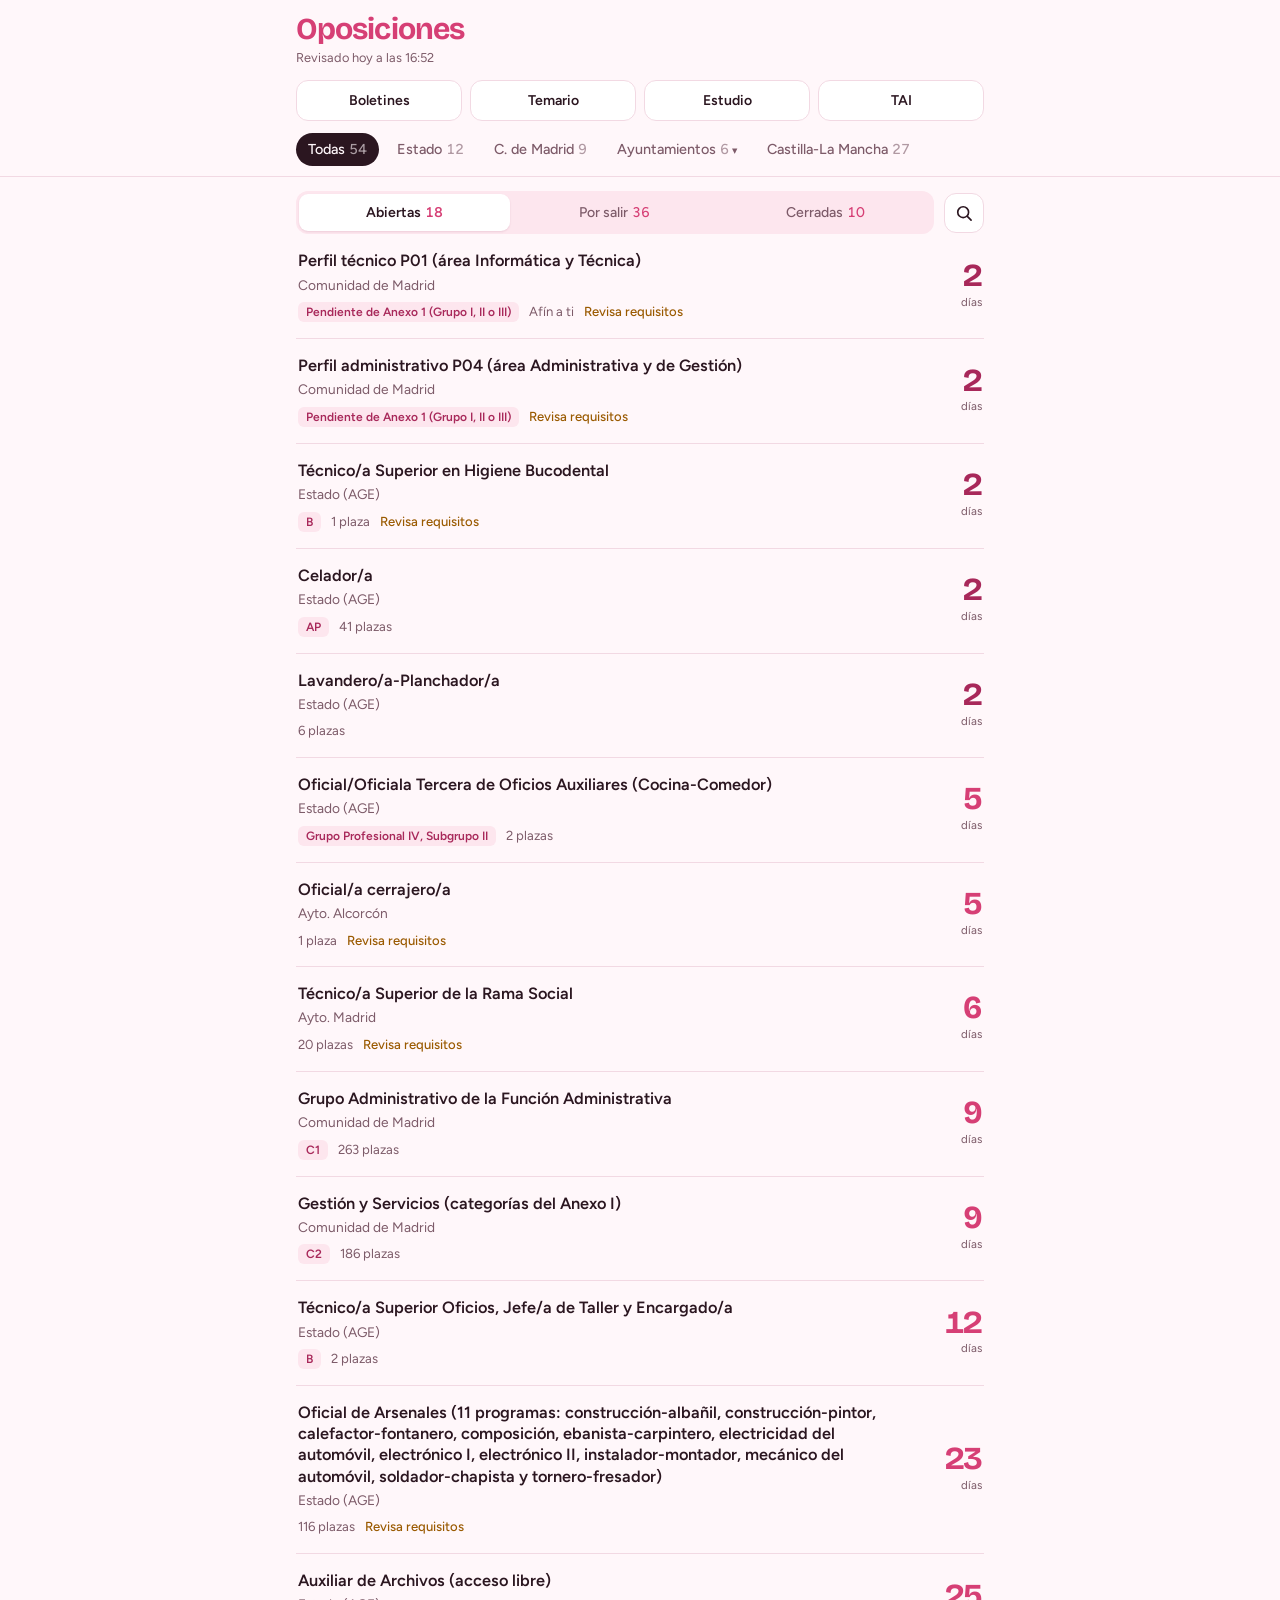
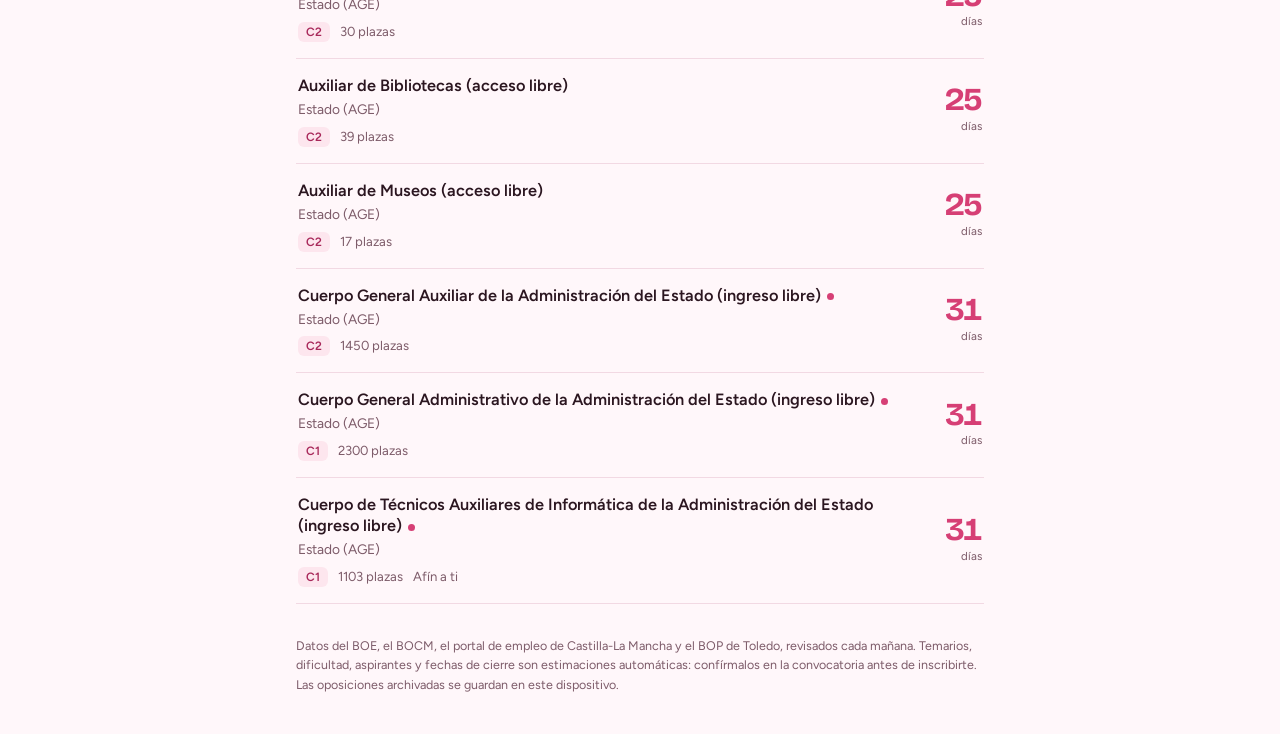
<file: docs/index.html>
<!doctype html>
<html lang="es">
<head>
  <meta charset="utf-8">
  <meta name="viewport" content="width=device-width, initial-scale=1, viewport-fit=cover">
  <title>Radar de oposiciones</title>
  <meta name="robots" content="noindex">
  <meta name="theme-color" content="#fff7fa" media="(prefers-color-scheme: light)">
  <meta name="theme-color" content="#1c1117" media="(prefers-color-scheme: dark)">
  <link rel="icon" href="data:image/svg+xml,<svg xmlns='http://www.w3.org/2000/svg' viewBox='0 0 100 100'><circle cx='50' cy='50' r='44' fill='%23d63f75'/><circle cx='50' cy='50' r='26' fill='none' stroke='white' stroke-width='7'/><circle cx='50' cy='50' r='8' fill='white'/></svg>">
  <link rel="apple-touch-icon" href="icono.png">
  <link rel="preconnect" href="https://fonts.googleapis.com">
  <link rel="preconnect" href="https://fonts.gstatic.com" crossorigin>
  <link href="https://fonts.googleapis.com/css2?family=Bricolage+Grotesque:opsz,wght@12..96,500;12..96,700&family=Figtree:wght@400;500;600&display=swap" rel="stylesheet">
  <link rel="stylesheet" href="styles.css?v=4">
</head>
<body>
  <header class="cabecera">
    <div class="cabecera-fila">
      <div>
        <h1>Oposiciones</h1>
        <p class="actualizado" id="actualizado"></p>
      </div>
    </div>
    <div class="accesos">
      <button class="acceso" data-hoja="hojaBoletines" aria-haspopup="dialog">Boletines</button>
      <button class="acceso" data-hoja="hojaTemario" aria-haspopup="dialog">Temario</button>
      <button class="acceso" data-hoja="hojaEstudio" aria-haspopup="dialog">Estudio</button>
      <button class="acceso" data-hoja="hojaTAI" aria-haspopup="dialog">TAI</button>
    </div>
    <nav class="administraciones" id="administraciones" aria-label="Administración"></nav>
  </header>

  <main class="contenido">
    <div class="barra-estado">
      <div class="segmentos" id="segmentos" role="tablist" aria-label="Estado del plazo"></div>
      <button class="icono" id="abrirBuscar" aria-label="Buscar" aria-expanded="false">
        <svg viewBox="0 0 24 24" width="20" height="20" aria-hidden="true"><circle cx="11" cy="11" r="6.5" fill="none" stroke="currentColor" stroke-width="2"/><path d="m16 16 4.5 4.5" stroke="currentColor" stroke-width="2" stroke-linecap="round"/></svg>
      </button>
    </div>
    <div class="buscador" id="buscador" hidden>
      <input type="search" id="buscar" placeholder="Auxiliar, policía, informática…" aria-label="Buscar oposiciones">
      <label class="interruptor"><input type="checkbox" id="soloAfines"> Solo afines a mí</label>
    </div>

    <p class="resumen-filtro" id="resumenFiltro" aria-live="polite"></p>
    <ul class="lista" id="lista"></ul>

    <footer class="pie">
      Datos del BOE, el BOCM, el portal de empleo de Castilla-La Mancha y el BOP de Toledo, revisados
      cada mañana. Temarios, dificultad, aspirantes y fechas de cierre son estimaciones automáticas:
      confírmalos en la convocatoria antes de inscribirte. Las oposiciones archivadas se guardan en
      este dispositivo.
    </footer>
  </main>

  <dialog class="hoja" id="hojaBoletines" aria-labelledby="tituloBoletines">
    <div class="hoja-cabecera">
      <h2 id="tituloBoletines">Boletines y portales oficiales</h2>
      <button class="cerrar" data-cerrar aria-label="Cerrar">×</button>
    </div>
    <p class="hoja-intro">Para mirarlos tú directamente. El DOCM y el BOP de Toledo no dejan que el radar los lea, así que conviene echarles un vistazo de vez en cuando.</p>
    <ul class="enlaces" id="enlacesBoletines"></ul>
  </dialog>

  <dialog class="hoja" id="hojaTemario" aria-labelledby="tituloTemario">
    <div class="hoja-cabecera">
      <h2 id="tituloTemario">Temario común</h2>
      <button class="cerrar" data-cerrar aria-label="Cerrar">×</button>
    </div>
    <p class="hoja-intro">Textos oficiales y actualizados del BOE. Entran en casi todas las oposiciones de B, C1 y C2, sea cual sea la administración.</p>
    <ul class="enlaces" id="enlacesTemario"></ul>
  </dialog>

  <dialog class="hoja" id="hojaEstudio" aria-labelledby="tituloEstudio">
    <div class="hoja-cabecera">
      <h2 id="tituloEstudio">Estudio</h2>
      <button class="cerrar" data-cerrar aria-label="Cerrar">×</button>
    </div>
    <p class="hoja-intro">Test para practicar cada día y exámenes reales para medirte. Si una respuesta de un test te parece rara, compruébala en el texto del BOE.</p>
    <ul class="enlaces" id="enlacesEstudio"></ul>
  </dialog>

  <dialog class="hoja" id="hojaTAI" aria-labelledby="tituloTAI">
    <div class="hoja-cabecera">
      <h2 id="tituloTAI">TAI · Técnicos Auxiliares de Informática</h2>
      <button class="cerrar" data-cerrar aria-label="Cerrar">×</button>
    </div>
    <p class="hoja-intro">Cuerpo C1 del Estado. OEP 2026: 1.000 plazas de turno libre. La convocatoria se espera para finales de año; el radar te avisará por Telegram en cuanto salga en el BOE.</p>
    <ul class="enlaces" id="enlacesTAI"></ul>
  </dialog>

  <dialog class="hoja" id="hojaAytos" aria-labelledby="tituloAytos">
    <div class="hoja-cabecera">
      <h2 id="tituloAytos">Ayuntamientos que vigilo</h2>
      <button class="cerrar" data-cerrar aria-label="Cerrar">×</button>
    </div>
    <ul class="aytos" id="listaAytos"></ul>
    <p class="hoja-nota">¿Quieres añadir otro? Pídeselo a Claude o añádelo en <code>config.yaml</code>.</p>
  </dialog>

  <div class="aviso-flotante" id="avisoFlotante" role="status" hidden></div>

  <script>
    (function () {
      var v = Date.now();
      var d = document.createElement("script");
      d.src = "data.js?v=" + v;
      d.onload = d.onerror = function () {
        var a = document.createElement("script");
        a.src = "app.js?v=" + v;
        document.body.appendChild(a);
      };
      document.body.appendChild(d);
    })();
  </script>
</body>
</html>
</file>
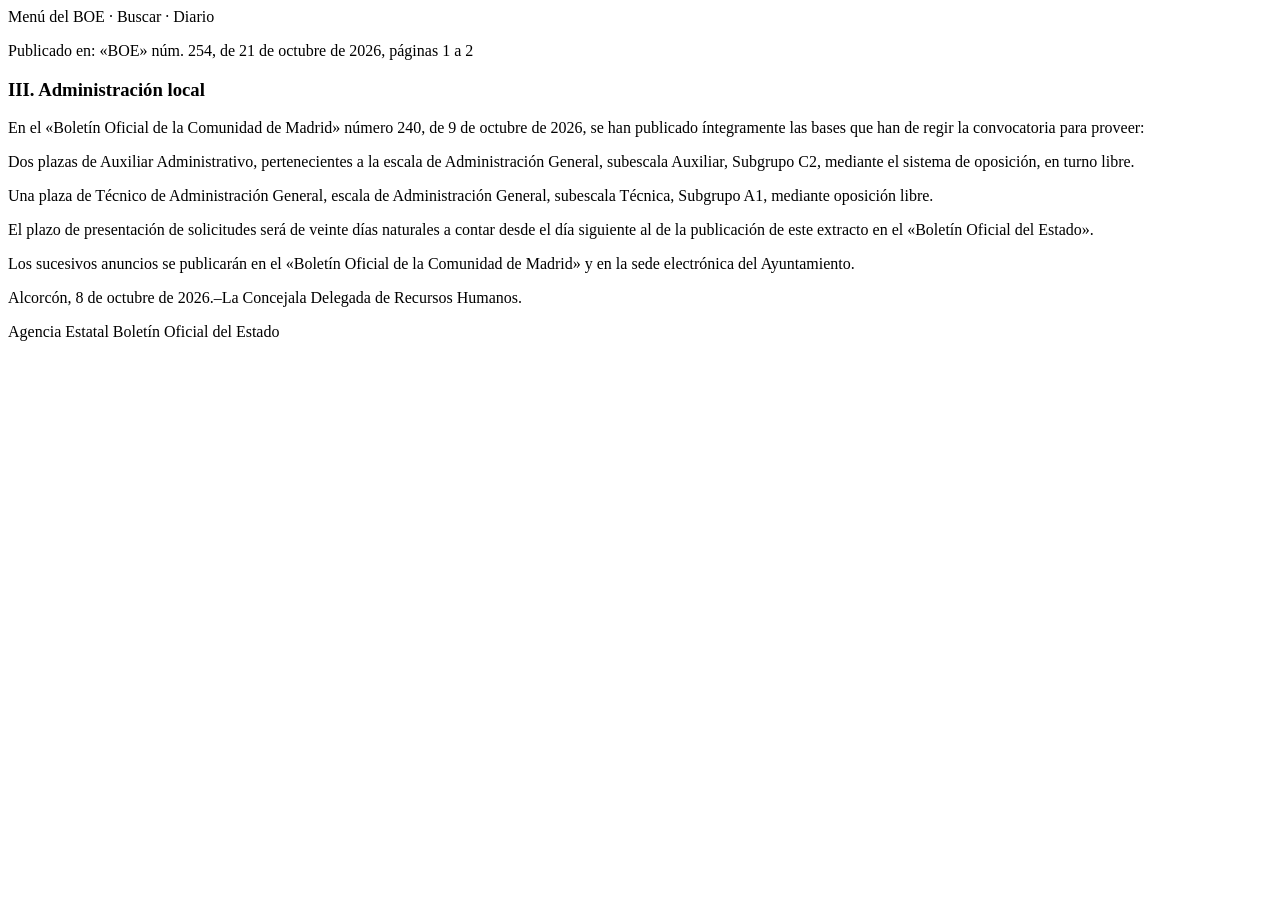
<file: tests/fixtures/boe_txt.html>
<!DOCTYPE html>
<html lang="es"><head><meta charset="utf-8"><title>BOE.es - BOE-A-2026-90040</title></head>
<body>
<div id="header"><nav>Menú del BOE · Buscar · Diario</nav></div>
<div id="contenido">
  <div class="metadatos"><p>Publicado en: «BOE» núm. 254, de 21 de octubre de 2026, páginas 1 a 2</p></div>
  <div id="textoxslt">
    <h3>III. Administración local</h3>
    <p class="parrafo">En el «Boletín Oficial de la Comunidad de Madrid» número 240, de 9 de octubre de 2026, se han publicado íntegramente las bases que han de regir la convocatoria para proveer:</p>
    <p class="parrafo">Dos plazas de Auxiliar Administrativo, pertenecientes a la escala de Administración General, subescala Auxiliar, Subgrupo C2, mediante el sistema de oposición, en turno libre.</p>
    <p class="parrafo">Una plaza de Técnico de Administración General, escala de Administración General, subescala Técnica, Subgrupo A1, mediante oposición libre.</p>
    <p class="parrafo">El plazo de presentación de solicitudes será de veinte días naturales a contar desde el día siguiente al de la publicación de este extracto en el «Boletín Oficial del Estado».</p>
    <p class="parrafo">Los sucesivos anuncios se publicarán en el «Boletín Oficial de la Comunidad de Madrid» y en la sede electrónica del Ayuntamiento.</p>
    <p class="parrafo_2">Alcorcón, 8 de octubre de 2026.–La Concejala Delegada de Recursos Humanos.</p>
  </div>
</div>
<footer>Agencia Estatal Boletín Oficial del Estado</footer>
</body></html>
</file>
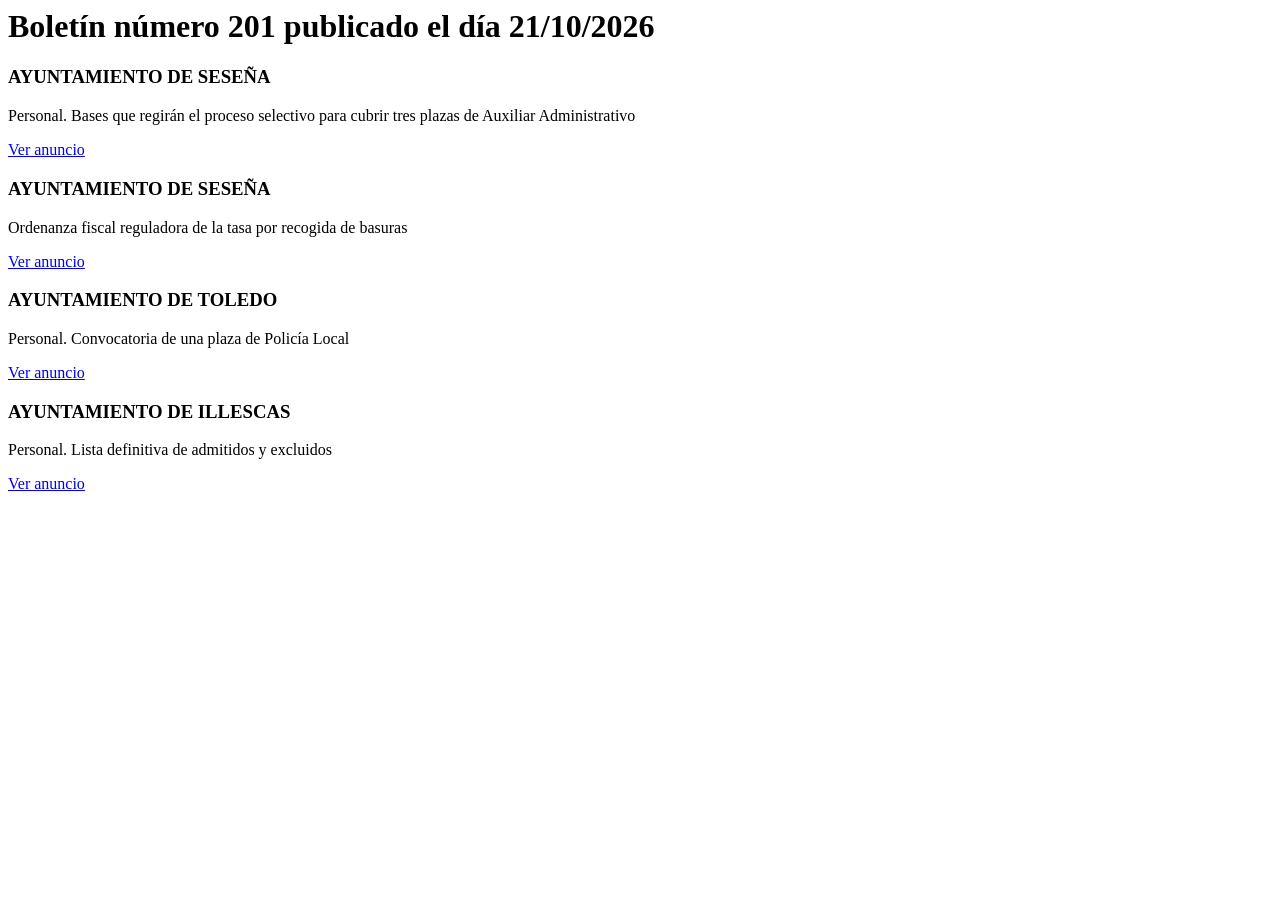
<file: tests/fixtures/bop_resumen.html>
<html><body>
<h1>Boletín número 201 publicado el día 21/10/2026</h1>
<div class="anuncio"><h3>AYUNTAMIENTO DE SESEÑA</h3><p>Personal. Bases que regirán el proceso selectivo para cubrir tres plazas de Auxiliar Administrativo</p>
<a href="DocGet?id=26101234%3B0&amp;insert_number=4801&amp;insert_year=2026">Ver anuncio</a></div>
<div class="anuncio"><h3>AYUNTAMIENTO DE SESEÑA</h3><p>Ordenanza fiscal reguladora de la tasa por recogida de basuras</p>
<a href="DocGet?id=26101235%3B0&amp;insert_number=4802&amp;insert_year=2026">Ver anuncio</a></div>
<div class="anuncio"><h3>AYUNTAMIENTO DE TOLEDO</h3><p>Personal. Convocatoria de una plaza de Policía Local</p>
<a href="DocGet?id=26101236%3B0&amp;insert_number=4803&amp;insert_year=2026">Ver anuncio</a></div>
<div class="anuncio"><h3>AYUNTAMIENTO DE ILLESCAS</h3><p>Personal. Lista definitiva de admitidos y excluidos</p>
<a href="DocGet?id=26101237%3B0&amp;insert_number=4804&amp;insert_year=2026">Ver anuncio</a></div>
</body></html>
</file>
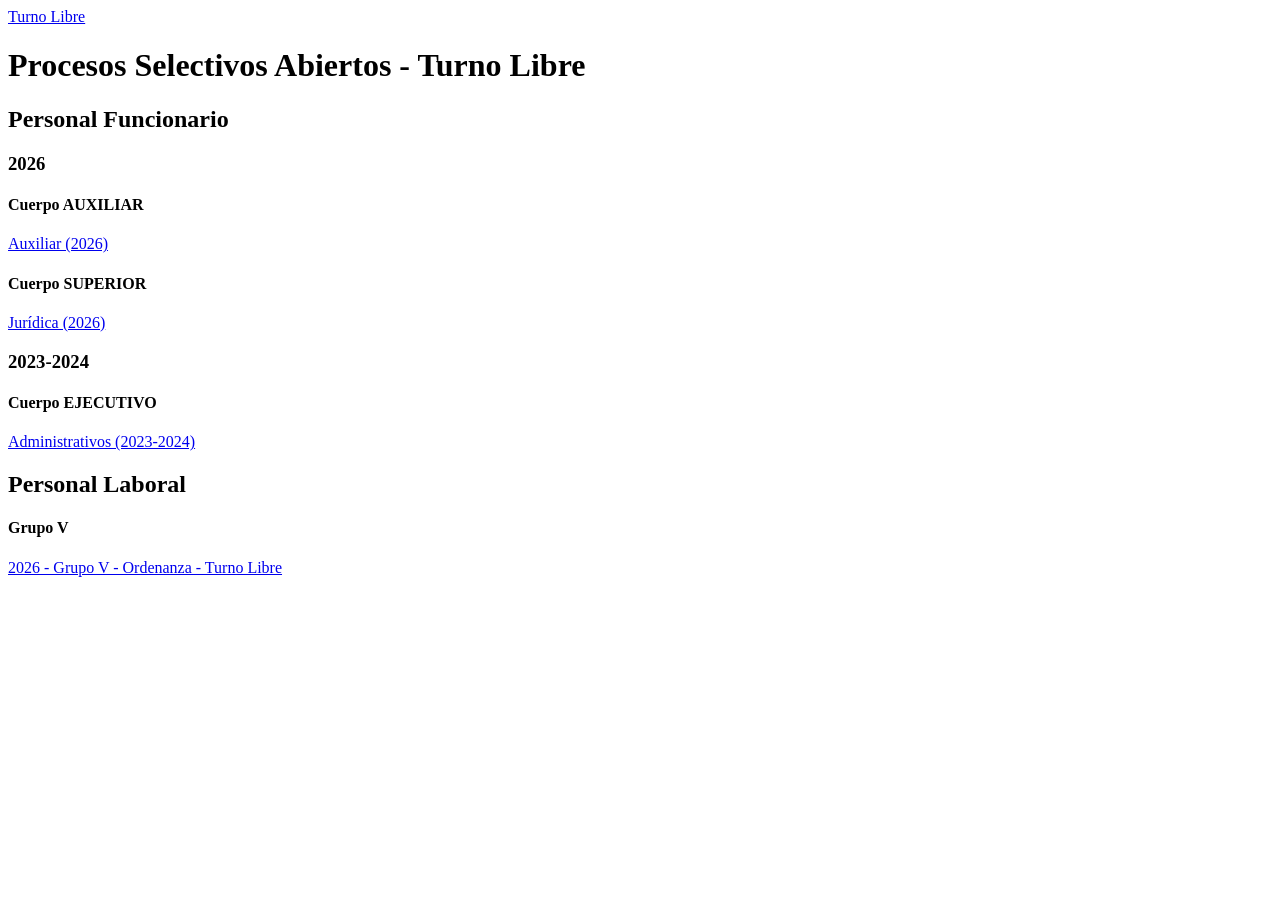
<file: tests/fixtures/jccm_listado.html>
<!DOCTYPE html><html lang="es"><head><meta name="Generator" content="Drupal 10"><title>Turno Libre | Portal de Empleo Público de CLM</title></head>
<body><nav><a href="/procesos-selectivos/abiertos/turno-libre">Turno Libre</a></nav>
<main>
<h1>Procesos Selectivos Abiertos - Turno Libre</h1>
<h2>Personal Funcionario</h2>
<h3>2026</h3><h4>Cuerpo AUXILIAR</h4>
<div class="views-row"><a href="/procesos-selectivos/abiertos/turno-libre/2026-cuerpo-auxiliar-auxiliar-turno-libre" title="Auxiliar (2026)">Auxiliar (2026)</a></div>
<h4>Cuerpo SUPERIOR</h4>
<div class="views-row"><a href="/procesos-selectivos/abiertos/turno-libre/2026-cuerpo-superior-juridica-turno-libre" title="Jurídica (2026)">Jurídica (2026)</a></div>
<h3>2023-2024</h3><h4>Cuerpo EJECUTIVO</h4>
<div class="views-row"><a href="/procesos-selectivos/abiertos/turno-libre/2023-2024-cuerpo-ejecutivo-administrativos-turno-libre" title="Administrativos (2023-2024)">Administrativos (2023-2024)</a></div>
<h2>Personal Laboral</h2><h4>Grupo V</h4>
<div class="views-row"><a href="/procesos-selectivos/abiertos/turno-libre/2026-grupo-v-ordenanza-turno-libre">2026 - Grupo V - Ordenanza - Turno Libre</a></div>
</main></body></html>
</file>
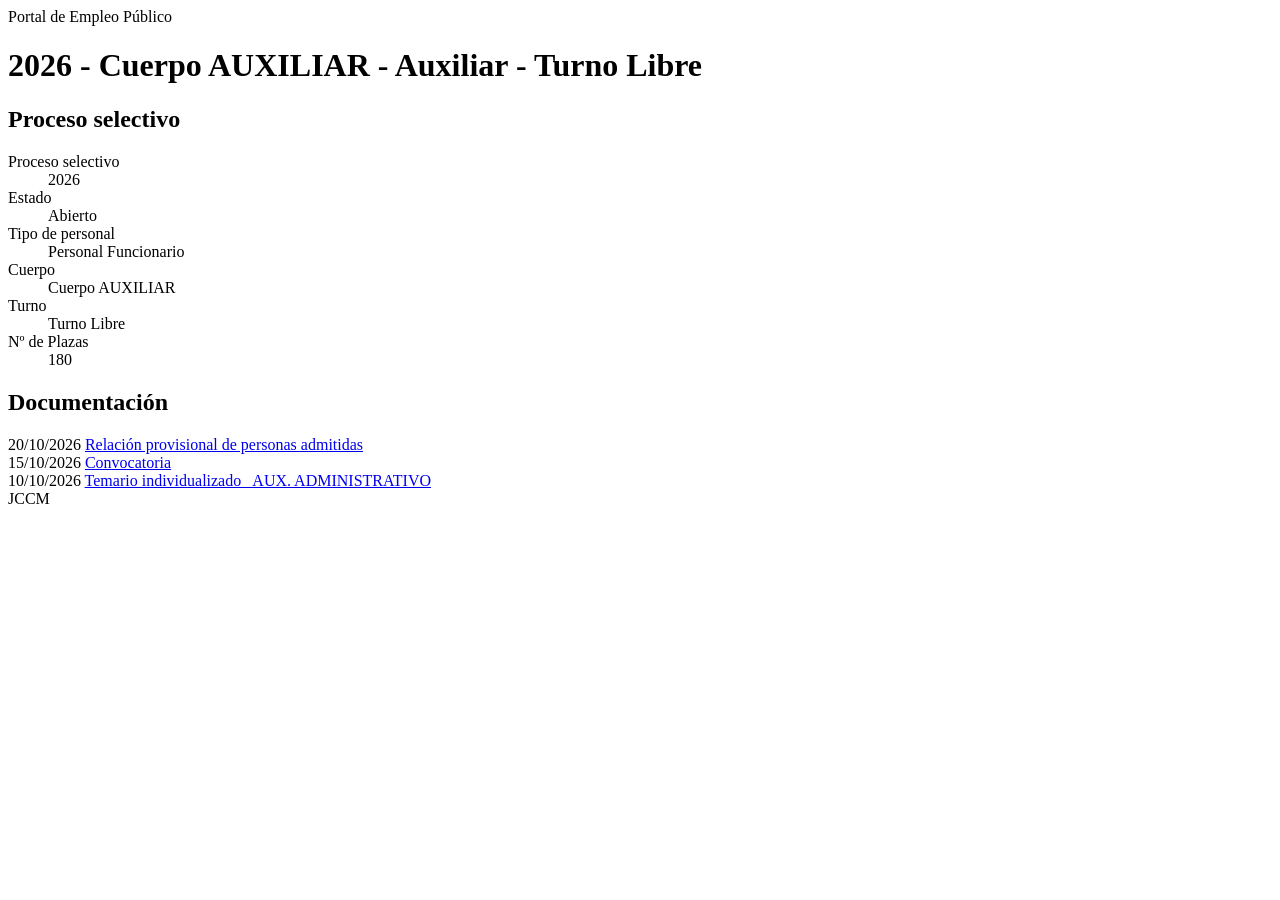
<file: tests/fixtures/jccm_proceso.html>
<!DOCTYPE html><html lang="es"><head><title>2026 - Cuerpo AUXILIAR - Auxiliar - Turno Libre</title></head>
<body><header>Portal de Empleo Público</header>
<main>
<h1>2026 - Cuerpo AUXILIAR - Auxiliar - Turno Libre</h1>
<h2>Proceso selectivo</h2>
<dl><dt>Proceso selectivo</dt><dd>2026</dd><dt>Estado</dt><dd>Abierto</dd>
<dt>Tipo de personal</dt><dd>Personal Funcionario</dd><dt>Cuerpo</dt><dd>Cuerpo AUXILIAR</dd>
<dt>Turno</dt><dd>Turno Libre</dd><dt>Nº de Plazas</dt><dd>180</dd></dl>
<h2>Documentación</h2>
<div class="documento"><span class="fecha">20/10/2026</span> <a href="/system/files/2026-10/relacion_admitidos.pdf">Relación provisional de personas admitidas</a></div>
<div class="documento"><span class="fecha">15/10/2026</span> <a href="/system/files/2026-10/convocatoria_libre_funcionarios.pdf">Convocatoria</a></div>
<div class="documento"><span class="fecha">10/10/2026</span> <a href="/system/files/2026-10/c2_cuerpo_auxiliar.pdf">Temario individualizado_ AUX. ADMINISTRATIVO</a></div>
</main><footer>JCCM</footer></body></html>
</file>
<file: docs/styles.css>
:root {
  --fondo: #fff7fa;
  --superficie: #ffffff;
  --tinta: #2b1620;
  --tinta-suave: #7d5b69;
  --linea: #f2d9e3;
  --rosa: #d63f75;
  --rosa-hondo: #a8285a;
  --rosa-claro: #fde6ee;
  --lila: #7a58c6;
  --lila-claro: #efe8fb;
  --ambar: #9a5a00;
  --ambar-claro: #fff1dc;
  --gris: #a8949c;
  --display: "Bricolage Grotesque", "Figtree", system-ui, sans-serif;
  --texto: "Figtree", system-ui, -apple-system, "Segoe UI", sans-serif;
  color-scheme: light;
}

@media (prefers-color-scheme: dark) {
  :root {
    --fondo: #1c1117;
    --superficie: #26171f;
    --tinta: #f9e9f0;
    --tinta-suave: #c4a3b1;
    --linea: #3d2531;
    --rosa: #ff6f9f;
    --rosa-hondo: #ff93b8;
    --rosa-claro: #3f1d2c;
    --lila: #b99bf2;
    --lila-claro: #2f2342;
    --ambar: #ffc66e;
    --ambar-claro: #3a2912;
    --gris: #8b7880;
    color-scheme: dark;
  }
}

* { box-sizing: border-box; }
html { -webkit-text-size-adjust: 100%; }

body {
  margin: 0;
  background: var(--fondo);
  color: var(--tinta);
  font: 400 16px/1.5 var(--texto);
}

a { color: var(--rosa-hondo); }
button { font: inherit; color: inherit; }
:focus-visible { outline: 2px solid var(--rosa); outline-offset: 2px; border-radius: 6px; }

/* ---------- cabecera ---------- */
.cabecera {
  position: sticky;
  top: 0;
  z-index: 5;
  background: color-mix(in srgb, var(--fondo) 92%, transparent);
  backdrop-filter: blur(10px);
  -webkit-backdrop-filter: blur(10px);
  border-bottom: 1px solid var(--linea);
  padding: calc(14px + env(safe-area-inset-top)) 0 0;
}
.cabecera-fila, .contenido { max-width: 720px; margin: 0 auto; padding: 0 16px; }
.cabecera-fila { display: flex; align-items: flex-end; justify-content: space-between; gap: 12px; }

h1 {
  margin: 0;
  font: 700 1.9rem/1 var(--display);
  letter-spacing: -0.03em;
  color: var(--rosa);
}
.actualizado { margin: 4px 0 0; font-size: .8rem; color: var(--tinta-suave); }

/* accesos rápidos: boletines, temario y estudio */
.accesos {
  display: grid;
  grid-template-columns: repeat(4, 1fr);
  gap: 8px;
  max-width: 720px;
  margin: 12px auto 0;
  padding: 0 16px;
}
.acceso {
  border: 1px solid var(--linea);
  background: var(--superficie);
  border-radius: 12px;
  padding: 9px 6px;
  font-size: .88rem;
  font-weight: 600;
  cursor: pointer;
}
.acceso:hover { border-color: var(--rosa); }

/* pestañas de administración: deslizables en el móvil */
.administraciones {
  display: flex;
  gap: 6px;
  overflow-x: auto;
  scrollbar-width: none;
  max-width: 720px;
  margin: 12px auto 0;
  padding: 0 16px 10px;
  scroll-padding: 16px;
}
.administraciones::-webkit-scrollbar { display: none; }
.pestana {
  flex: 0 0 auto;
  border: 0;
  background: transparent;
  color: var(--tinta-suave);
  padding: 6px 12px;
  border-radius: 999px;
  font-size: .9rem;
  font-weight: 500;
  cursor: pointer;
  white-space: nowrap;
}
.pestana[aria-pressed="true"] { background: var(--tinta); color: var(--fondo); }
.pestana .n { font-variant-numeric: tabular-nums; opacity: .6; margin-left: 4px; }
.pestana .flecha { margin-left: 3px; font-size: .75em; }

/* ---------- estado ---------- */
.contenido { padding-top: 14px; padding-bottom: calc(40px + env(safe-area-inset-bottom)); }
.barra-estado { display: flex; gap: 10px; align-items: center; }
.segmentos {
  flex: 1;
  display: grid;
  grid-auto-flow: column;
  grid-auto-columns: 1fr;
  background: var(--rosa-claro);
  border-radius: 12px;
  padding: 3px;
}
.segmento {
  border: 0;
  background: transparent;
  border-radius: 9px;
  padding: 8px 4px;
  font-size: .88rem;
  font-weight: 500;
  color: var(--tinta-suave);
  cursor: pointer;
}
.segmento[aria-selected="true"] {
  background: var(--superficie);
  color: var(--tinta);
  font-weight: 600;
  box-shadow: 0 1px 2px rgba(120, 30, 70, .12);
}
.segmento .n { font-variant-numeric: tabular-nums; color: var(--rosa); margin-left: 4px; }

.icono {
  flex: 0 0 auto;
  width: 40px;
  height: 40px;
  border-radius: 12px;
  border: 1px solid var(--linea);
  background: var(--superficie);
  display: grid;
  place-items: center;
  cursor: pointer;
}
.icono[aria-expanded="true"] { border-color: var(--rosa); color: var(--rosa); }

.buscador { display: flex; flex-wrap: wrap; gap: 10px; align-items: center; margin-top: 10px; }
.buscador[hidden] { display: none; }
.buscador input[type="search"] {
  flex: 1 1 220px;
  min-width: 0;
  font: inherit;
  padding: 10px 14px;
  border-radius: 12px;
  border: 1px solid var(--linea);
  background: var(--superficie);
  color: var(--tinta);
}
.interruptor { display: inline-flex; gap: 8px; align-items: center; font-size: .9rem; color: var(--tinta-suave); }
.interruptor input { accent-color: var(--rosa); width: 18px; height: 18px; }

.resumen-filtro { margin: 16px 2px 6px; font-size: .85rem; color: var(--tinta-suave); }
.resumen-filtro button {
  border: 0; background: none; padding: 0; color: var(--rosa-hondo);
  text-decoration: underline; text-underline-offset: 2px; cursor: pointer; font-size: inherit;
}

/* ---------- lista ---------- */
.lista { list-style: none; margin: 0; padding: 0; }
.opo { border-bottom: 1px solid var(--linea); }
.opo-cabeza {
  width: 100%;
  display: grid;
  grid-template-columns: 1fr auto;
  gap: 4px 14px;
  align-items: center;
  text-align: left;
  background: none;
  border: 0;
  padding: 16px 2px;
  cursor: pointer;
}
.opo-titulo { font-weight: 600; font-size: 1.02rem; line-height: 1.3; }
.opo-nueva {
  display: inline-block; width: 7px; height: 7px; border-radius: 50%;
  background: var(--rosa); margin-left: 6px; vertical-align: middle;
}
.opo-org { grid-column: 1; font-size: .86rem; color: var(--tinta-suave); line-height: 1.35; }
.opo-datos { grid-column: 1; display: flex; flex-wrap: wrap; gap: 6px 10px; align-items: center; margin-top: 4px; font-size: .82rem; color: var(--tinta-suave); }
.grupo {
  font-weight: 600; font-size: .75rem; padding: 1px 8px; border-radius: 6px;
  background: var(--rosa-claro); color: var(--rosa-hondo);
}
.dudoso { color: var(--ambar); font-weight: 500; }

/* el plazo: lo que más importa, a la derecha */
.plazo {
  grid-column: 2;
  grid-row: 1 / span 3;
  text-align: right;
  min-width: 62px;
}
.plazo-num {
  display: block;
  font: 700 2rem/0.9 var(--display);
  letter-spacing: -0.04em;
  font-variant-numeric: tabular-nums;
  color: var(--rosa);
}
.plazo-txt { display: block; font-size: .72rem; color: var(--tinta-suave); margin-top: 3px; }
.plazo.urgente .plazo-num { color: var(--rosa-hondo); }
.plazo.por-salir .plazo-num { font-size: 1rem; line-height: 1.2; color: var(--lila); letter-spacing: 0; }
.plazo.cerrada .plazo-num { font-size: .95rem; line-height: 1.2; color: var(--gris); letter-spacing: 0; }
.plazo.consultar .plazo-num { font-size: .95rem; line-height: 1.2; color: var(--ambar); letter-spacing: 0; }
.opo.cerrada .opo-titulo { color: var(--tinta-suave); }

/* detalle desplegable */
.opo-detalle { padding: 0 2px 20px; }
.opo-detalle[hidden] { display: none; }
.linea-plazo {
  margin: 0 0 14px; padding: 10px 12px; border-radius: 10px;
  background: var(--rosa-claro); font-size: .92rem;
}
.linea-plazo.por-salir { background: var(--lila-claro); }
.linea-plazo.cerrada { background: transparent; border: 1px solid var(--linea); color: var(--tinta-suave); }
.aviso-req { margin: 0 0 14px; padding: 10px 12px; border-radius: 10px; background: var(--ambar-claro); color: var(--ambar); font-size: .88rem; }
.ficha { display: grid; grid-template-columns: max-content 1fr; gap: 6px 16px; margin: 0 0 14px; font-size: .9rem; }
.ficha dt { color: var(--tinta-suave); }
.ficha dd { margin: 0; }
.estrellas { color: var(--rosa); letter-spacing: 2px; }
.nota { color: var(--tinta-suave); font-size: .8rem; }

.bloque { margin: 0 0 14px; }
.bloque h3 { margin: 0 0 6px; font: 600 .95rem/1.3 var(--texto); }
.bloque ul { margin: 0; padding-left: 18px; font-size: .9rem; }
.bloque li { margin-bottom: 6px; }
.bloque p { margin: 0 0 6px; font-size: .9rem; }

.acciones { display: flex; flex-wrap: wrap; gap: 8px; margin-top: 4px; }
.boton {
  display: inline-flex; align-items: center; justify-content: center;
  min-height: 40px; padding: 8px 16px; border-radius: 12px;
  font-weight: 600; font-size: .9rem; text-decoration: none;
  border: 1px solid var(--linea); background: var(--superficie); color: var(--tinta); cursor: pointer;
}
.boton.principal { background: var(--rosa); border-color: var(--rosa); color: #fff; }
.boton.archivar { margin-left: auto; color: var(--tinta-suave); }

.vacio { padding: 48px 8px; text-align: center; color: var(--tinta-suave); }
.vacio strong { display: block; color: var(--tinta); font: 600 1.05rem/1.4 var(--texto); margin-bottom: 4px; }

.pie { margin-top: 32px; font-size: .78rem; line-height: 1.55; color: var(--tinta-suave); }

/* ---------- hojas (diálogos) ---------- */
.hoja {
  width: min(100%, 560px);
  max-height: 85vh;
  margin: auto auto 0;
  padding: 0 0 calc(18px + env(safe-area-inset-bottom));
  border: 0;
  border-radius: 20px 20px 0 0;
  background: var(--superficie);
  color: var(--tinta);
}
@media (min-width: 600px) { .hoja { margin: auto; border-radius: 20px; } }
.hoja::backdrop { background: rgba(43, 22, 32, .35); }
.hoja-cabecera {
  position: sticky; top: 0; display: flex; justify-content: space-between; align-items: center;
  padding: 18px 18px 8px; background: var(--superficie);
}
.hoja h2 { margin: 0; font: 700 1.25rem/1.2 var(--display); letter-spacing: -0.02em; }
.cerrar { border: 0; background: var(--rosa-claro); color: var(--rosa-hondo); width: 32px; height: 32px; border-radius: 50%; font-size: 1.2rem; line-height: 1; cursor: pointer; }
.hoja-intro, .hoja-nota { margin: 0 18px 10px; font-size: .86rem; color: var(--tinta-suave); }
.hoja-nota { margin-top: 12px; }

.enlaces, .aytos { list-style: none; margin: 0; padding: 0 10px; }
.enlaces a {
  display: block; padding: 12px 8px; border-bottom: 1px solid var(--linea);
  text-decoration: none; color: var(--tinta);
}
.enlaces a strong { display: block; font-weight: 600; }
.enlaces a span { font-size: .82rem; color: var(--tinta-suave); }
.enlaces .grupo-enlaces { padding: 14px 8px 2px; font-size: .8rem; font-weight: 600; color: var(--rosa-hondo); }

.ayto { display: flex; align-items: center; gap: 10px; padding: 10px 8px; border-bottom: 1px solid var(--linea); }
.ayto-ver { flex: 1; text-align: left; border: 0; background: none; padding: 4px 0; cursor: pointer; }
.ayto-ver strong { display: block; font-weight: 600; }
.ayto-ver span { font-size: .82rem; color: var(--tinta-suave); }
.ayto a { font-size: .85rem; font-weight: 600; text-decoration: none; padding: 6px 10px; border-radius: 10px; background: var(--rosa-claro); }

.aviso-flotante {
  position: fixed; left: 50%; bottom: calc(20px + env(safe-area-inset-bottom)); transform: translateX(-50%);
  background: var(--tinta); color: var(--fondo); padding: 10px 14px; border-radius: 12px;
  font-size: .9rem; display: flex; gap: 14px; align-items: center; z-index: 10; max-width: calc(100% - 32px);
}
.aviso-flotante[hidden] { display: none; }
.aviso-flotante button { border: 0; background: none; color: var(--rosa); font-weight: 600; cursor: pointer; padding: 0; }

@media (prefers-reduced-motion: no-preference) {
  .opo-detalle:not([hidden]) { animation: abrir .18s ease-out; }
  @keyframes abrir { from { opacity: 0; transform: translateY(-4px); } to { opacity: 1; transform: none; } }
}
.ayto-grupo { padding: 14px 8px 2px; font-size: .8rem; font-weight: 600; color: var(--rosa-hondo); }
</file>
